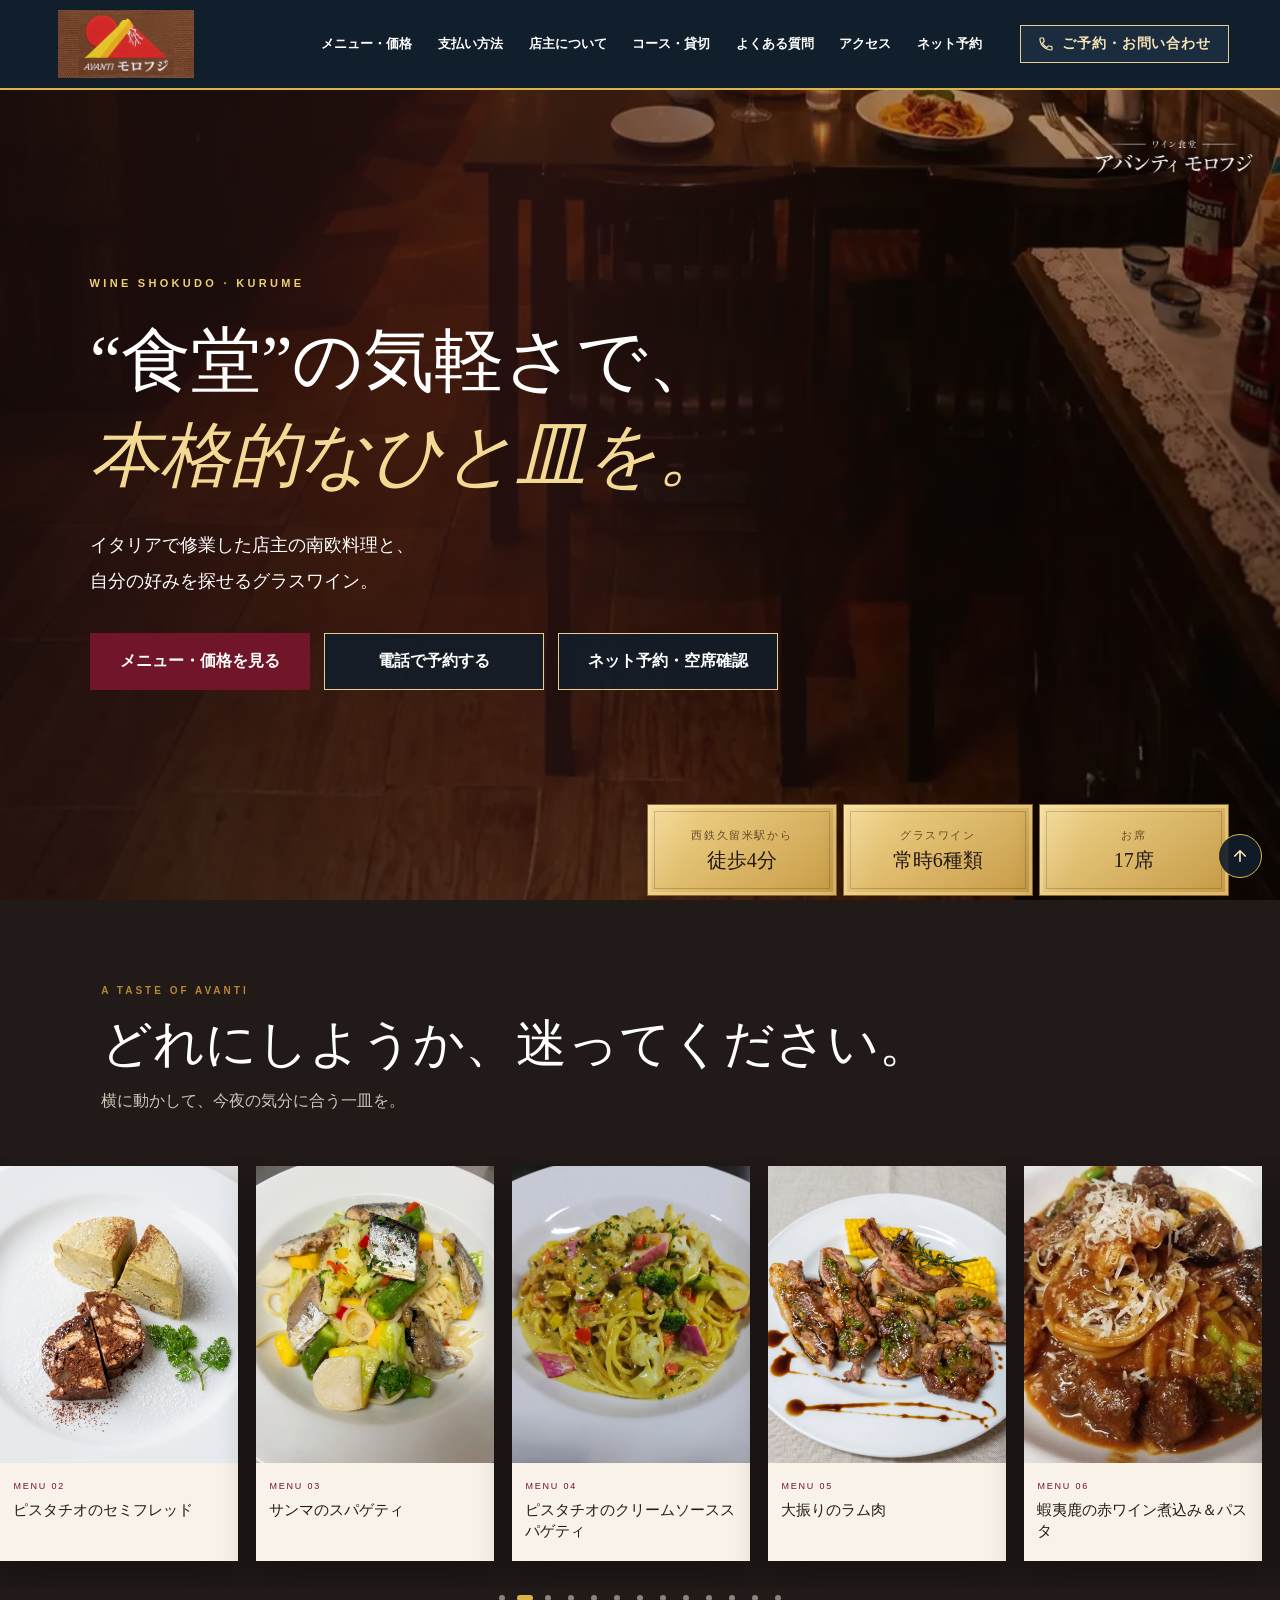
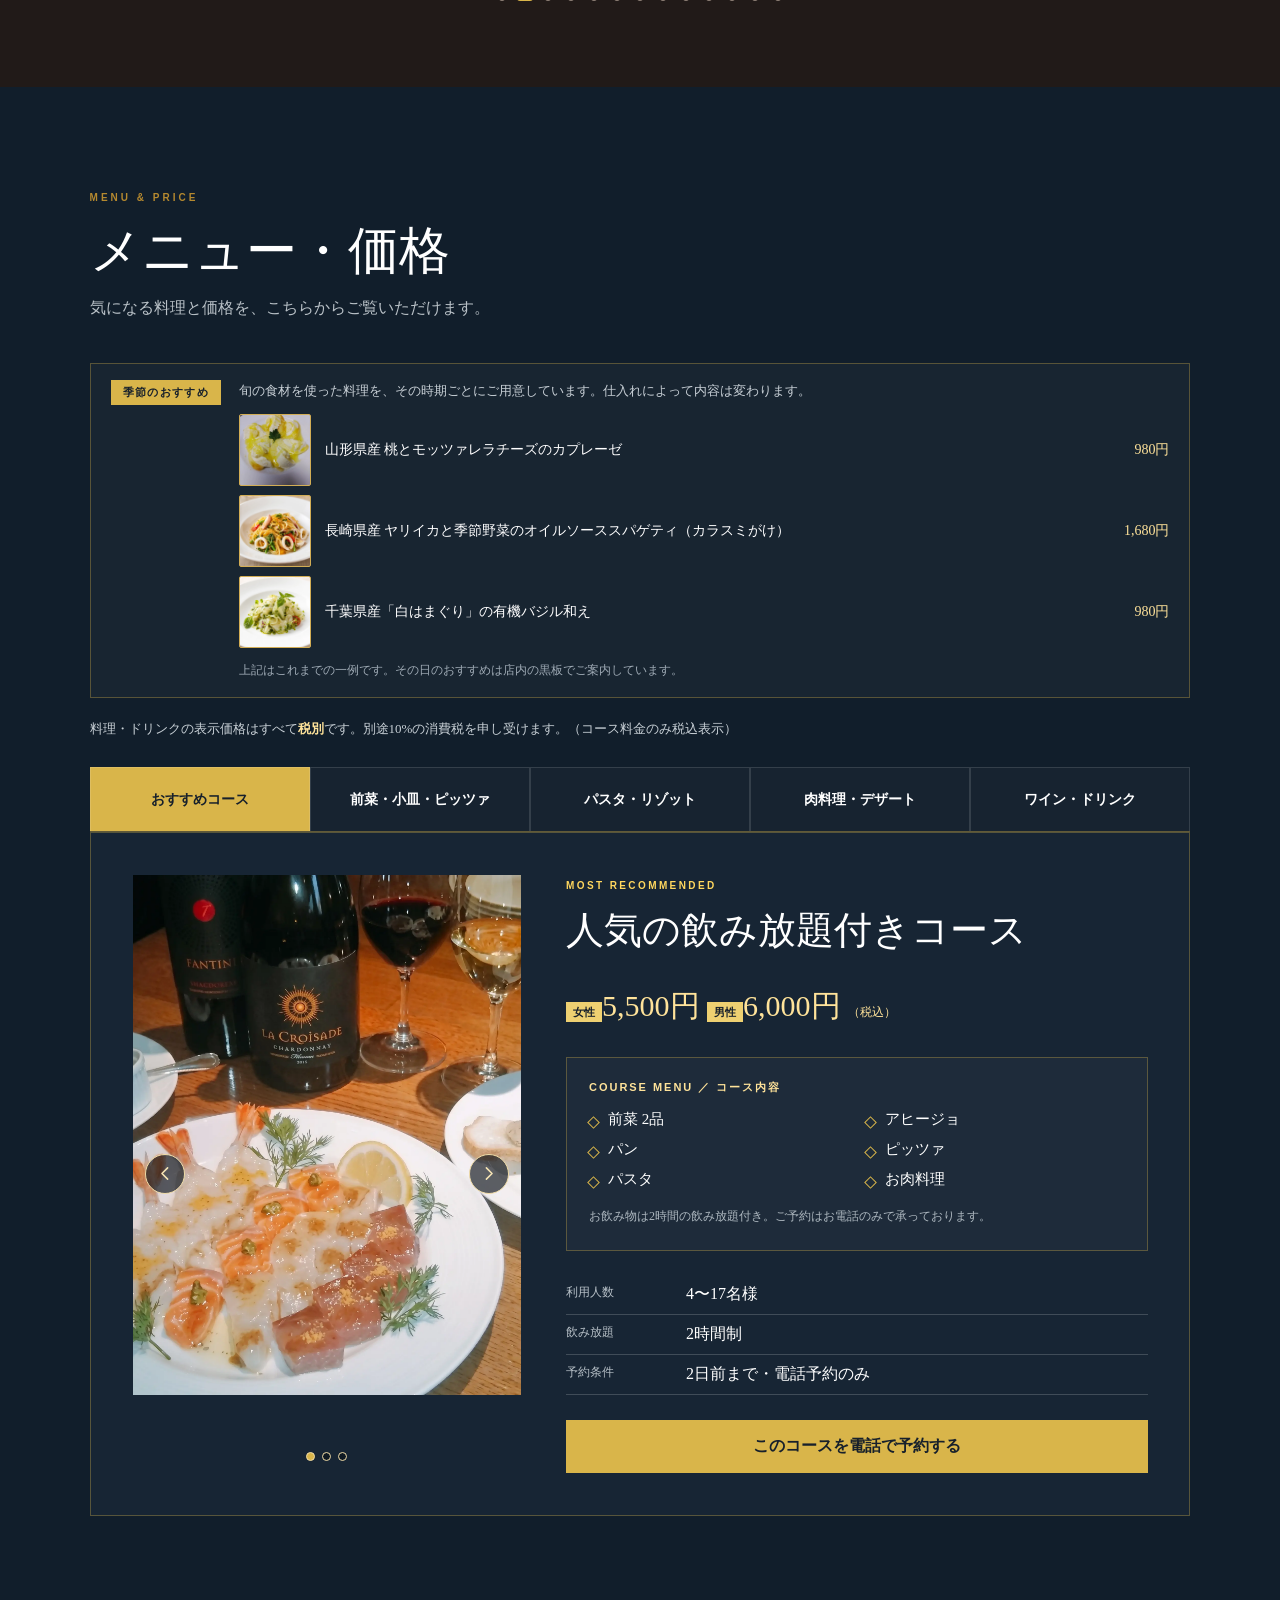
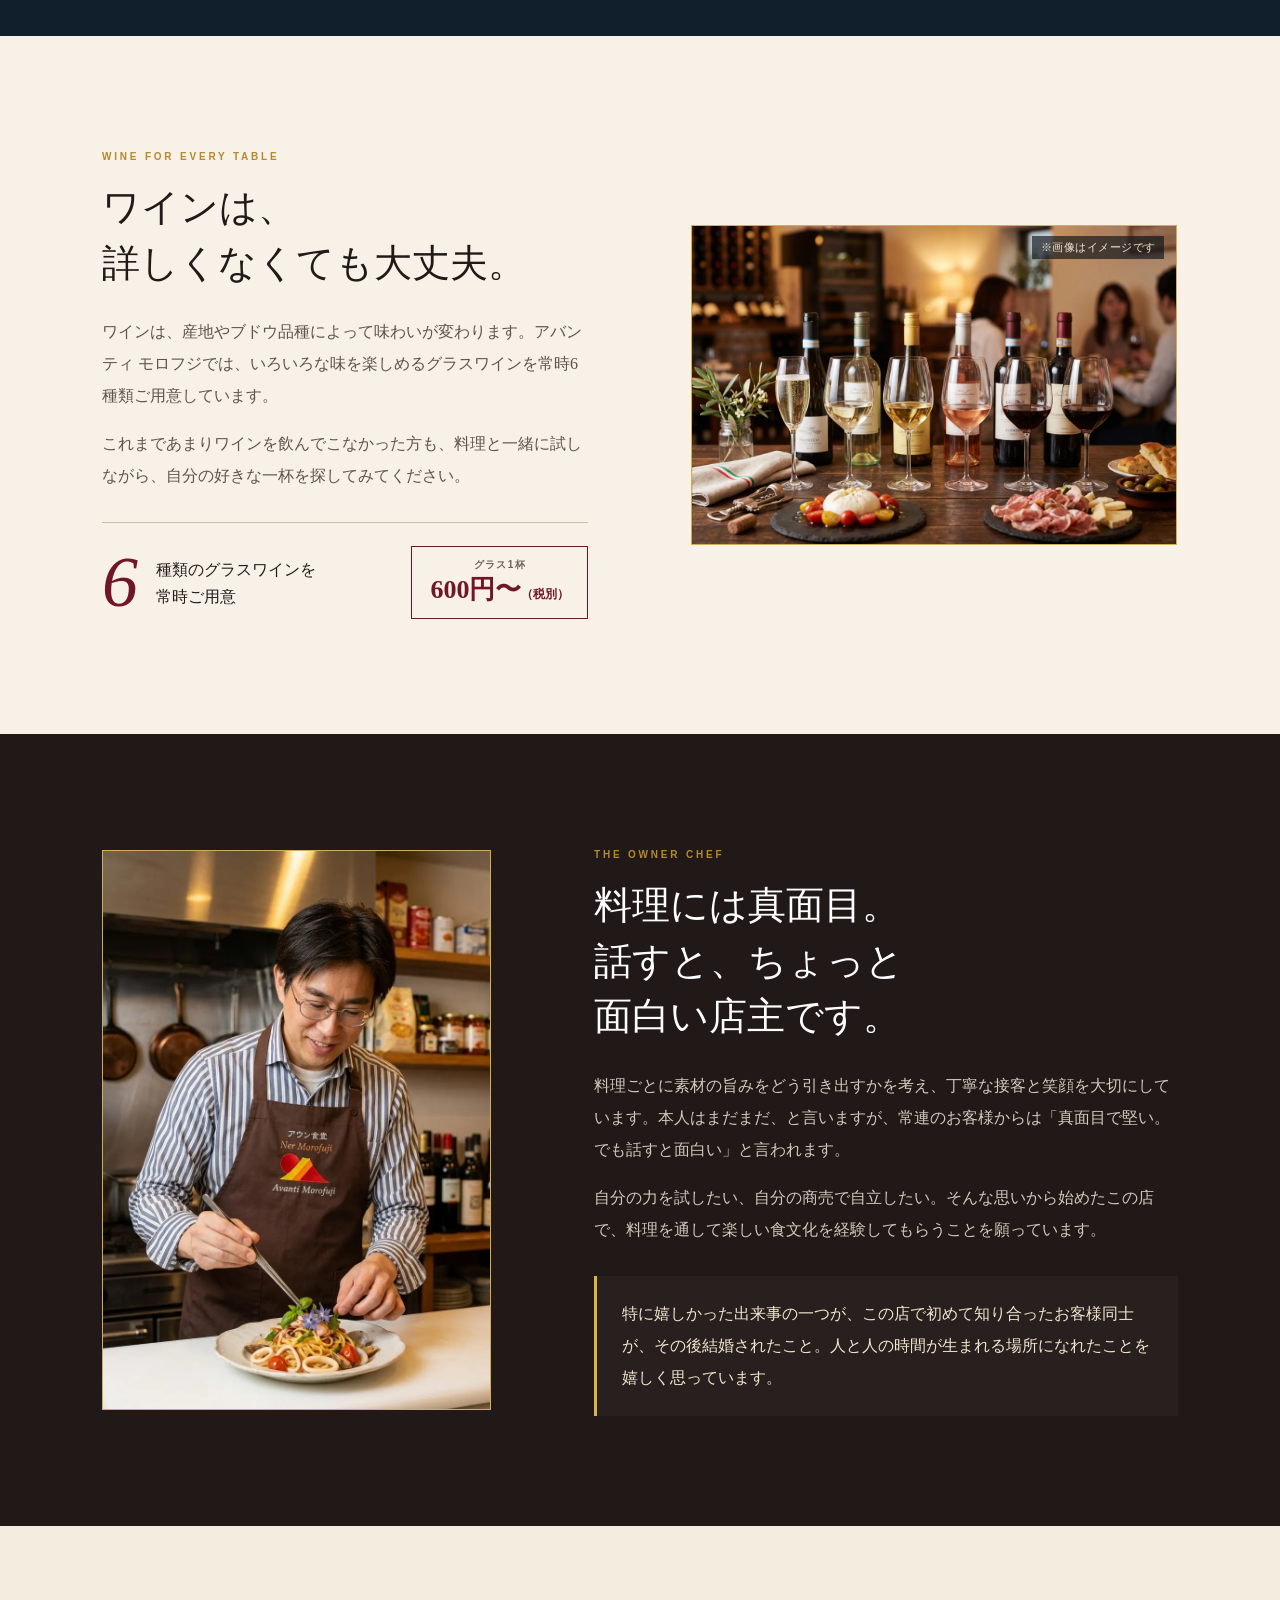
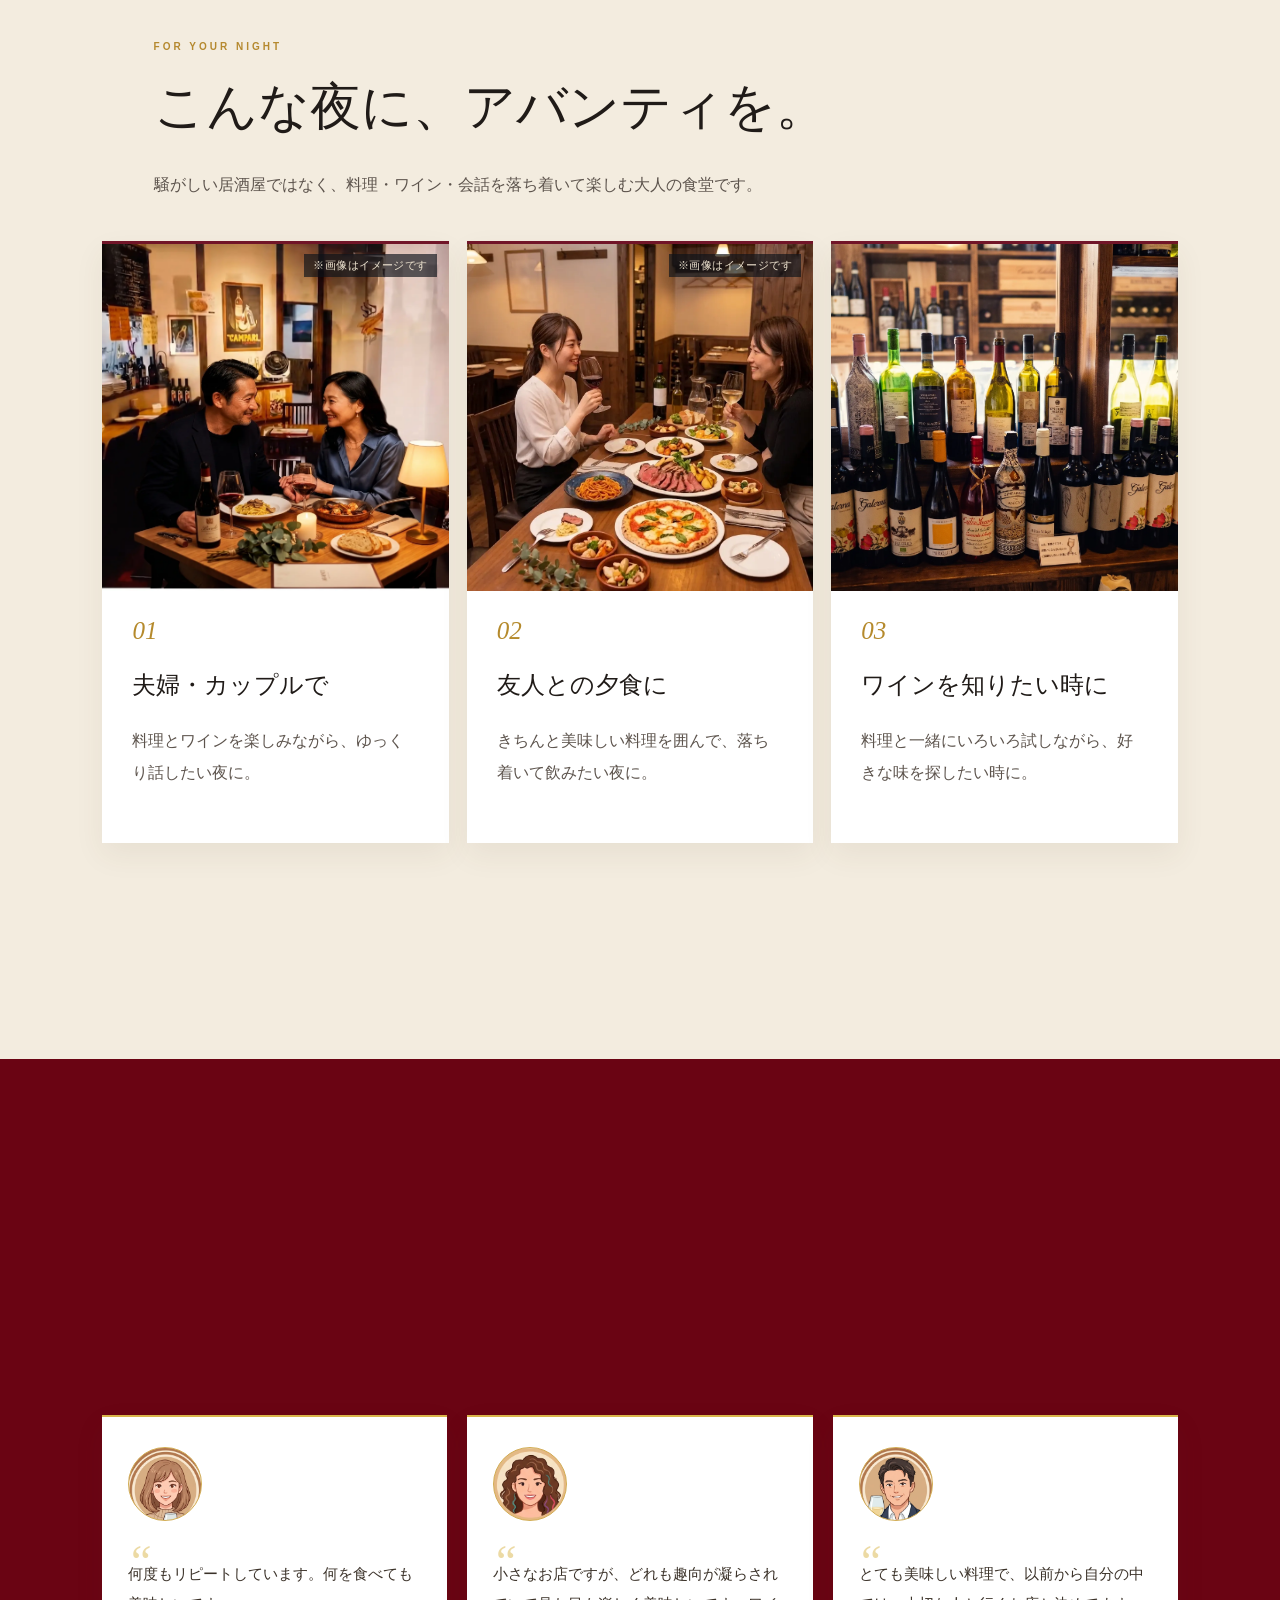
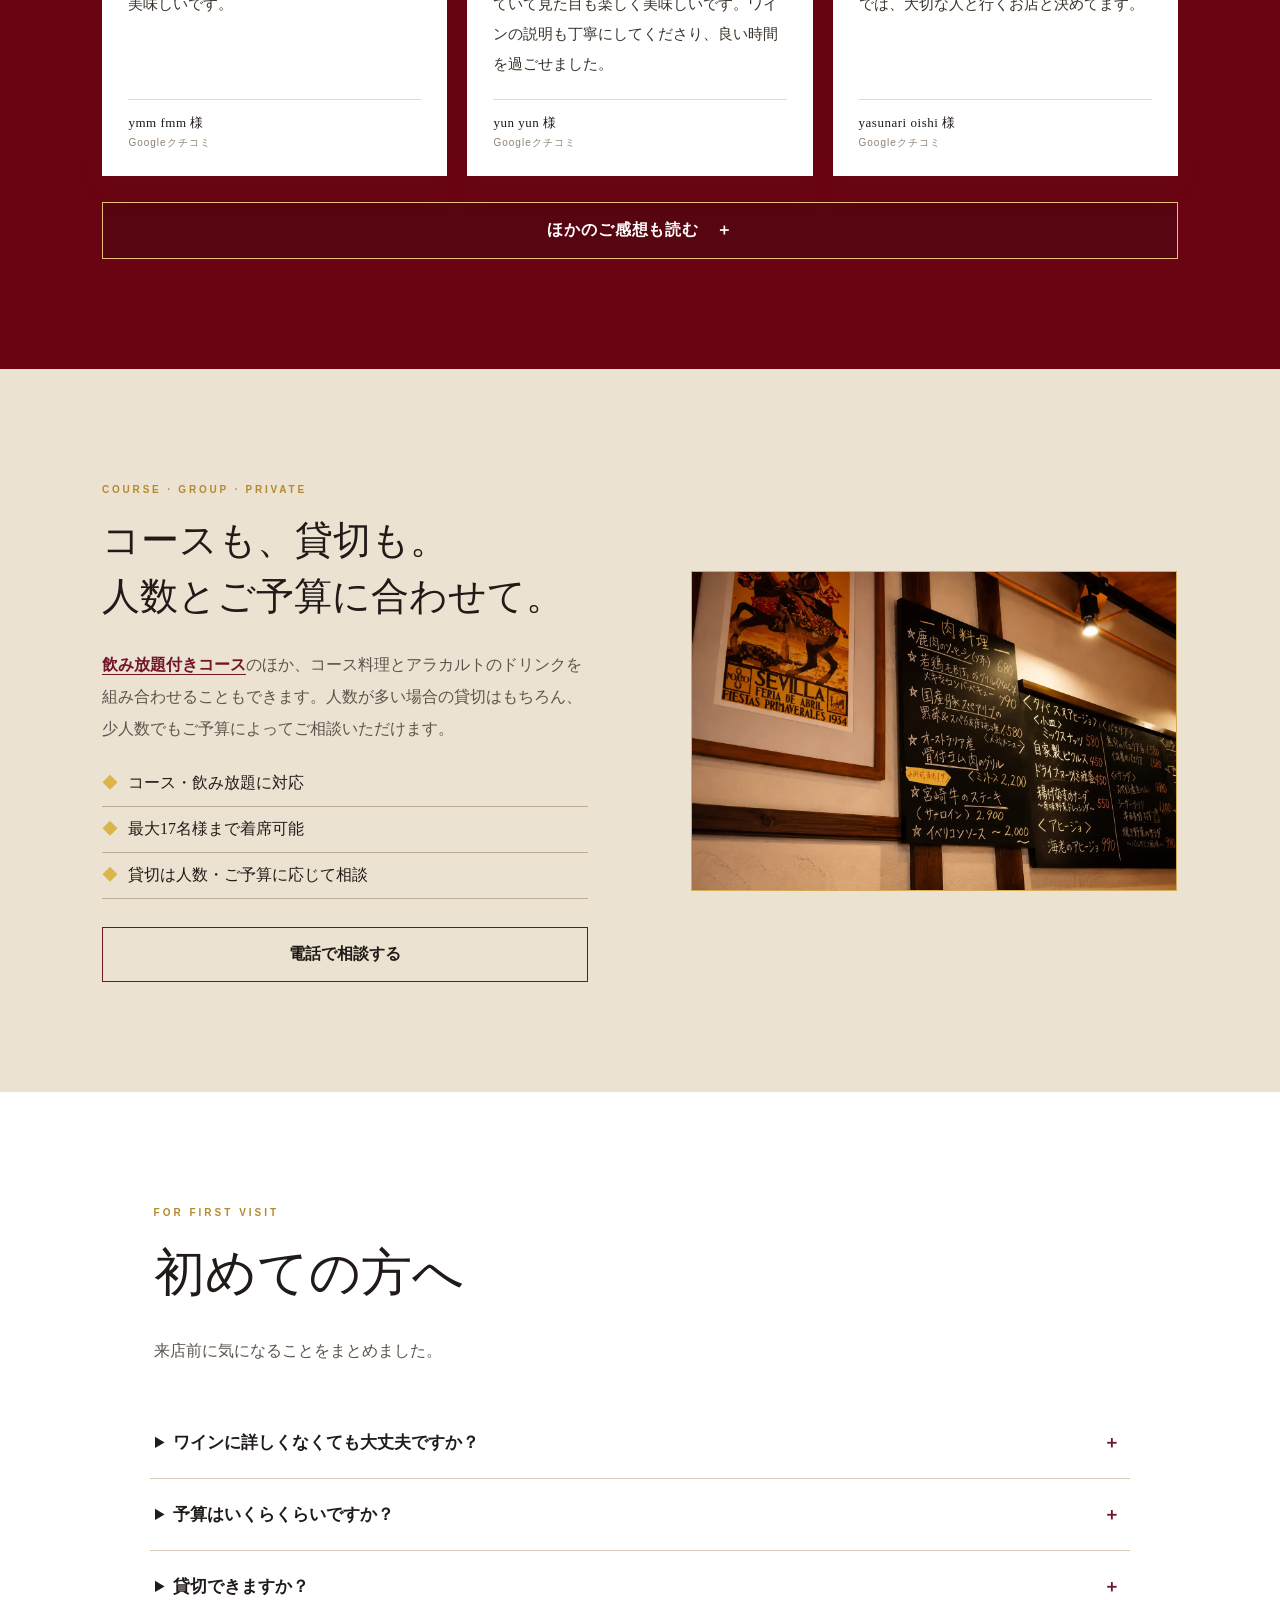
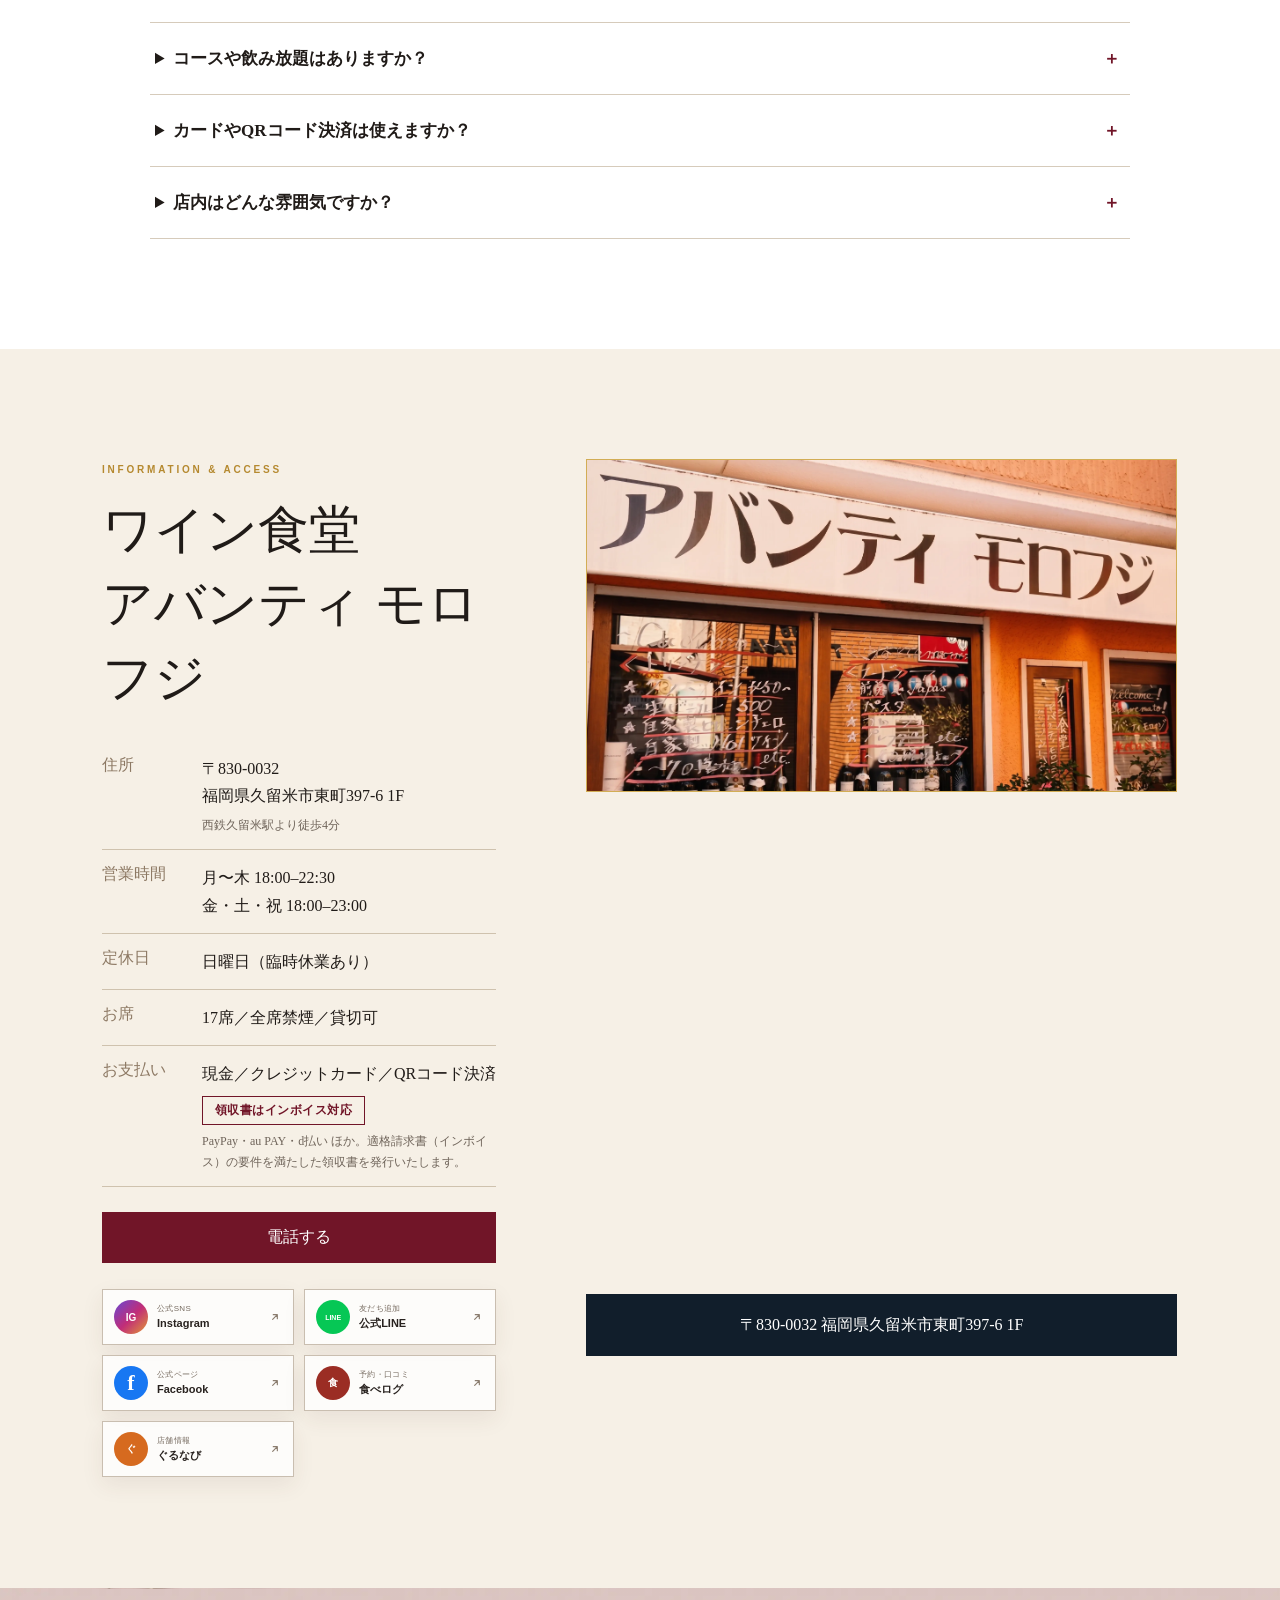
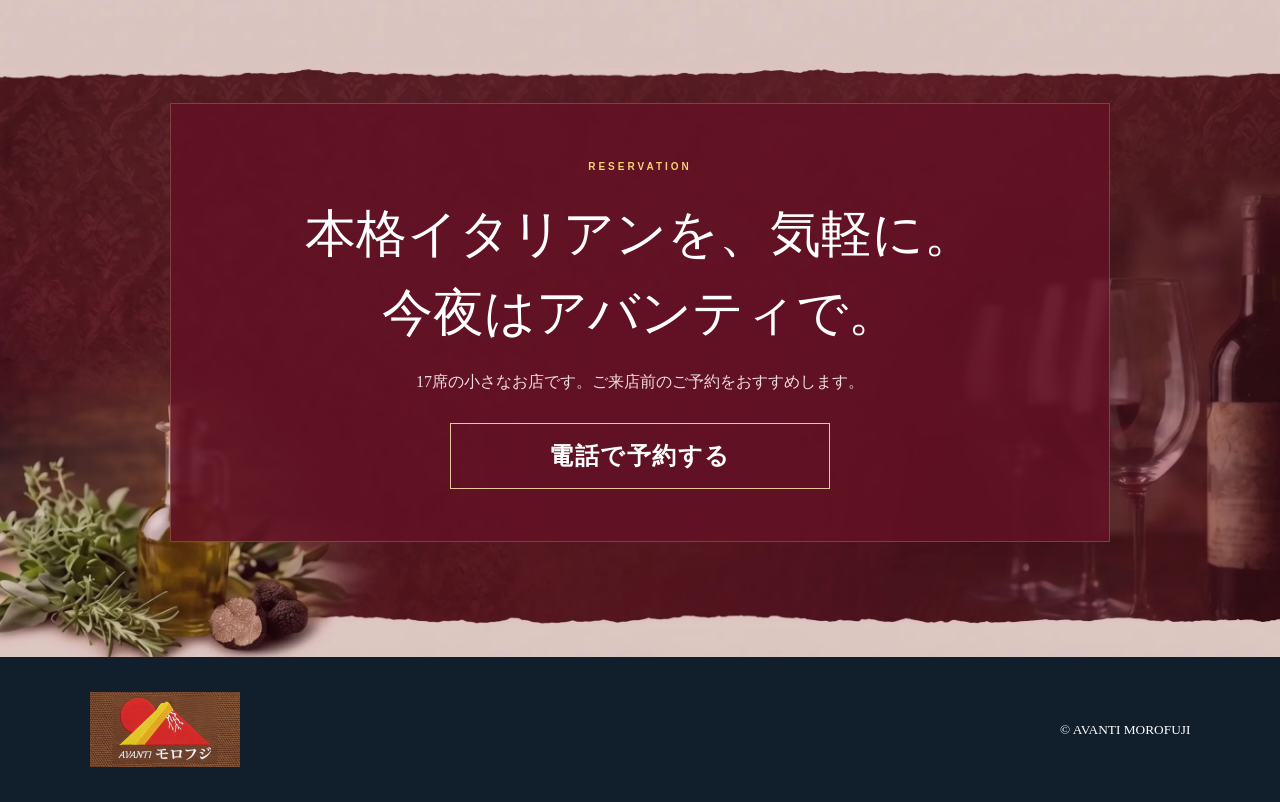
<file: menu-guide.html>
<!doctype html>
<html lang="ja">
  <head>
    <meta charset="utf-8">
    <meta name="viewport" content="width=device-width,initial-scale=1">
    <title>ワイン食堂 アバンティ モロフジ</title>
    <meta name="robots" content="noindex">
    <link rel="canonical" href="https://810eigo-droid.github.io/avanti_morofujl/">
    <meta http-equiv="refresh" content="0; url=https://810eigo-droid.github.io/avanti_morofujl/">
    <script>location.replace('https://810eigo-droid.github.io/avanti_morofujl/');</script>
  </head>
  <body style="margin:0;background:#111e2b;color:#f7ecd6;font-family:'Yu Mincho','Hiragino Mincho ProN',serif">
    <p style="padding:40px 24px;text-align:center;line-height:2">
      このページは移動しました。<br>
      <a href="https://810eigo-droid.github.io/avanti_morofujl/" style="color:#f6e4b4">ワイン食堂 アバンティ モロフジ</a>
    </p>
  </body>
</html>
</file>
